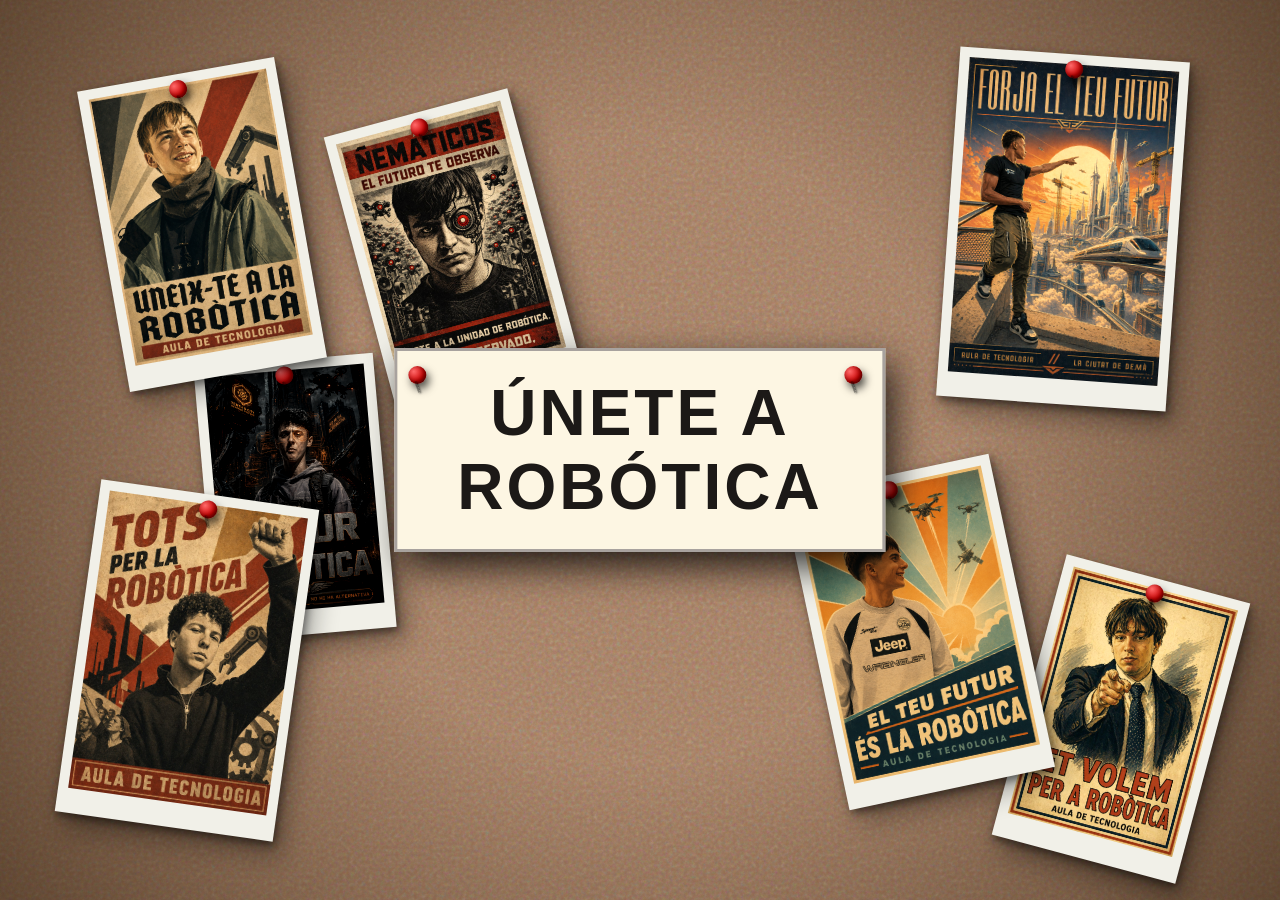
<file: index.html>
<!DOCTYPE html>
<html lang="es"> <!--este es el verdadero index no se porque no va-->
<head>
    <meta charset="UTF-8">
    <meta name="viewport" content="width=device-width, initial-scale=1.0">
    <title>Reclutamiento - Apertix</title>
    <link rel="icon" type="image/png" href="../Aperticxs/images-removebg-preview.png">
    <style>
        /* Reseteo básico */
        body, html {
            margin: 0;
            padding: 0;
            width: 100%;
            height: 100%;
            font-family: 'Arial Black', Impact, sans-serif;
            overflow: hidden; /* Que no salgan barras de desplazamiento */
            
            /* LA MAGIA DEL HOLA CORCHO TEXTURIZADO EN PURO CSS */
            background-color: #a67b5b; /* Color base arcilla/corcho */
            background-image: 
                /* 1. Viñeta: Oscurece los bordes para dar volumen y aspecto de foco central */
                radial-gradient(circle, transparent 40%, rgba(30, 15, 0, 0.7) 120%),
                /* 2. Ruido SVG inyectado: Crea el grano realista del corcho */
                url("data:image/svg+xml,%3Csvg viewBox='0 0 200 200' xmlns='http://www.w3.org/2000/svg'%3E%3Cfilter id='noise'%3E%3CfeTurbulence type='fractalNoise' baseFrequency='1.2' numOctaves='3' stitchTiles='stitch'/%3E%3C/filter%3E%3Crect width='100%25' height='100%25' filter='url(%23noise)' opacity='0.35'/%3E%3C/svg%3E");
        }

        .tablon-corcho {
            position: relative;
            width: 100vw;
            height: 100vh;
        }

        /* --- Estilo base para todos los pósteres (Polaroids) --- */
        .poster-item {
            position: absolute;
            background-color: #f1f0e8; /* Borde blanco un poco envejecido */
            padding: 10px 10px 25px 10px;
            /* Sombra múltiple: una dura para contacto, otra suave para volumen */
            box-shadow: 2px 4px 8px rgba(0,0,0,0.5), 10px 15px 25px rgba(0,0,0,0.3); 
            transition: transform 0.4s cubic-bezier(0.175, 0.885, 0.32, 1.275), z-index 0s;
        }

        /* Efecto al pasar el ratón: El póster "salta" hacia ti */
        .poster-item:hover {
            transform: scale(1.15) rotate(0deg) translateY(-10px) !important;
            z-index: 100 !important; /* Se pone por encima de todos */
            cursor: pointer;
            box-shadow: 5px 15px 30px rgba(0,0,0,0.6);
        }

        .poster-item img {
            width: 100%;
            height: auto;
            display: block;
            /* Un filtro suave para unificar el color de todas vuestras fotos */
            filter: contrast(1.1) sepia(0.2); 
        }

        /* --- La Chincheta Roja 3D --- */
        .chincheta {
            position: absolute;
            top: 6px;
            left: 50%;
            transform: translateX(-50%);
            width: 18px;
            height: 18px;
            /* Brillo esférico */
            background: radial-gradient(circle at 30% 30%, #ff6b6b, #cc0000 60%, #660000);
            border-radius: 50%;
            box-shadow: 3px 5px 8px rgba(0,0,0,0.7), inset -2px -2px 5px rgba(0,0,0,0.5);
            z-index: 10;
        }

        /* La sombra del pinchito en el papel */
        .chincheta::after {
            content: '';
            position: absolute;
            top: 15px;
            left: 8px;
            width: 2px;
            height: 12px;
            background: rgba(0,0,0,0.4);
            z-index: -1;
            transform: rotate(-20deg);
            box-shadow: 1px 1px 2px rgba(0,0,0,0.5);
        }

        /* --- POSICIONES MUY ESPARCIDAS (Tus 7 imágenes) --- */
        /* Empujadas a las esquinas y bordes para dejar el centro libre */
        /* --- POSICIONES AGRUPADAS (Más relleno en el centro) --- */
        
        /* Zona Izquierda */
        .p1 { top: 8%; left: 8%; width: 180px; transform: rotate(-10deg); z-index: 3; } 
        .p2 { top: 40%; left: 16%; width: 160px; transform: rotate(-5deg); z-index: 1; } /* Asoma por debajo */
        .p3 { bottom: 8%; left: 6%; width: 200px; transform: rotate(8deg); z-index: 4; } 
        
        /* Zona Centro-Izquierda (Casi tocando el cartel central) */
        .p4 { top: 12%; left: 28%; width: 170px; transform: rotate(-15deg); z-index: 2; } 
        
        /* Zona Derecha */
        .p5 { top: 6%; right: 8%; width: 210px; transform: rotate(4deg); z-index: 2; } 
        .p6 { bottom: 12%; right: 20%; width: 190px; transform: rotate(-12deg); z-index: 4; } 
        .p7 { bottom: 4%; right: 5%; width: 170px; transform: rotate(15deg); z-index: 1; } /* Asoma por detrás a la derecha */
        /* --- El Botón Central --- */
        .btn-centro {
            position: absolute;
            top: 50%;
            left: 50%;
            transform: translate(-50%, -50%);
            background-color: #fdf6e3;
            color: #1c1917;
            padding: 25px 60px;
            font-size: 4rem;
            text-transform: uppercase;
            text-decoration: none;
            letter-spacing: 3px;
            border: 3px solid #a8a29e;
            box-shadow: 8px 15px 35px rgba(0,0,0,0.8);
            z-index: 50; /* Siempre visible en el medio */
            text-align: center;
            transition: all 0.2s ease;
            font-weight: bold;
        }

        .btn-centro:hover {
            background-color: #ffffff;
            transform: translate(-50%, -50%) scale(1.05);
            color: #b91c1c;
            box-shadow: 12px 20px 40px rgba(0,0,0,0.9);
        }

        /* Chinchetas del cartel central */
        .pin-izq { left: 20px; top: 15px; }
        .pin-der { left: auto; right: 20px; top: 15px; transform: none; }
    </style>
</head>
<body>

    <div class="tablon-corcho">
        
        <div class="poster-item p1">
            <div class="chincheta"></div>
            <img src="./Arnau.png" alt="Poster 1">
        </div>

        <div class="poster-item p2">
            <div class="chincheta"></div>
            <img src="./Eric.png" alt="Poster 2">
        </div>

        <div class="poster-item p3">
            <div class="chincheta"></div>
            <img src="./Erik.jpeg" alt="Poster 3">
        </div>

        <div class="poster-item p4">
            <div class="chincheta"></div>
            <img src="./Leonard.jpeg" alt="Poster 4">
        </div>

        <div class="poster-item p5">
            <div class="chincheta"></div>
            <img src="./Fran.jpeg" alt="Poster 5">
        </div>

        <div class="poster-item p6">
            <div class="chincheta"></div>
            <img src="./Mateo.png" alt="Poster 6">
        </div>

        <div class="poster-item p7">
            <div class="chincheta"></div>
            <img src="./Marc.png" alt="Poster 7">
        </div>

        <a href="menu.html" class="btn-centro">
            <div class="chincheta pin-izq"></div>
            <div class="chincheta pin-der"></div>
            ÚNETE A<br>ROBÓTICA
        </a>

    </div>

</body>
</html>
</file>
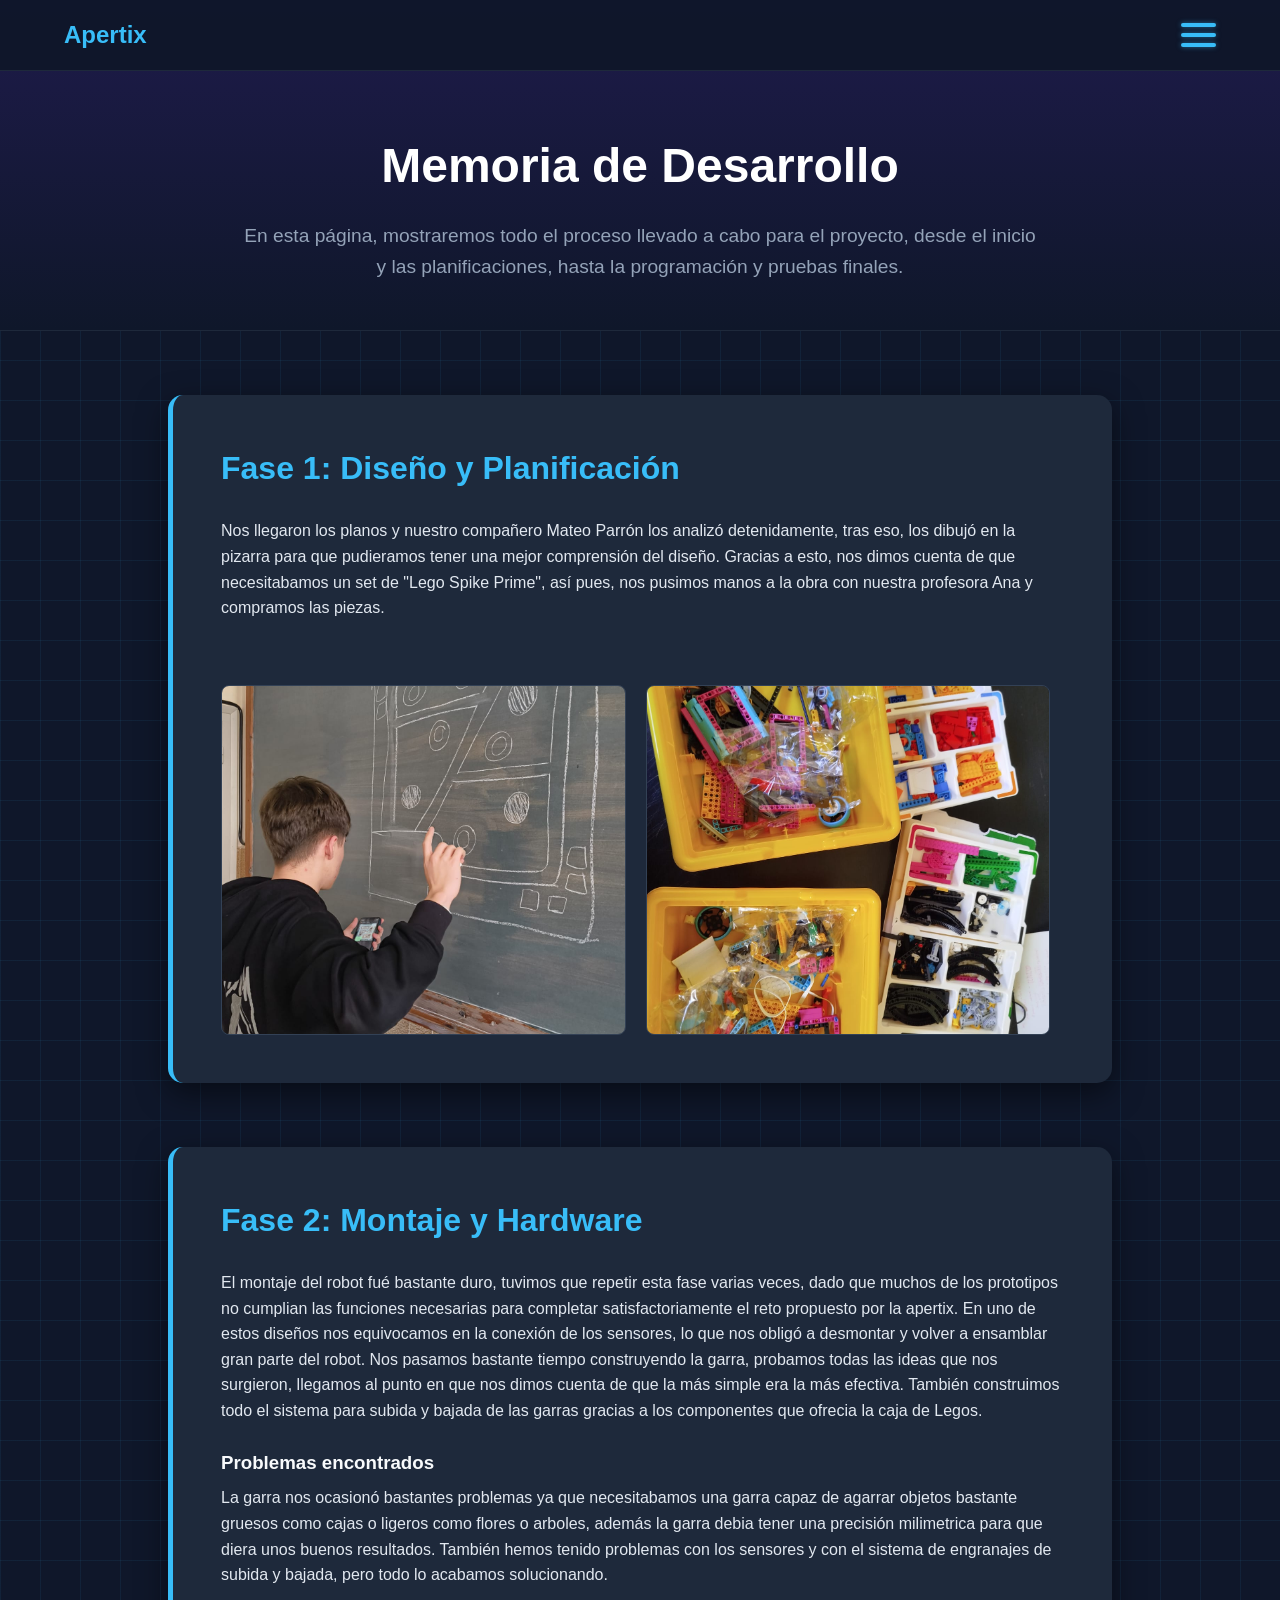
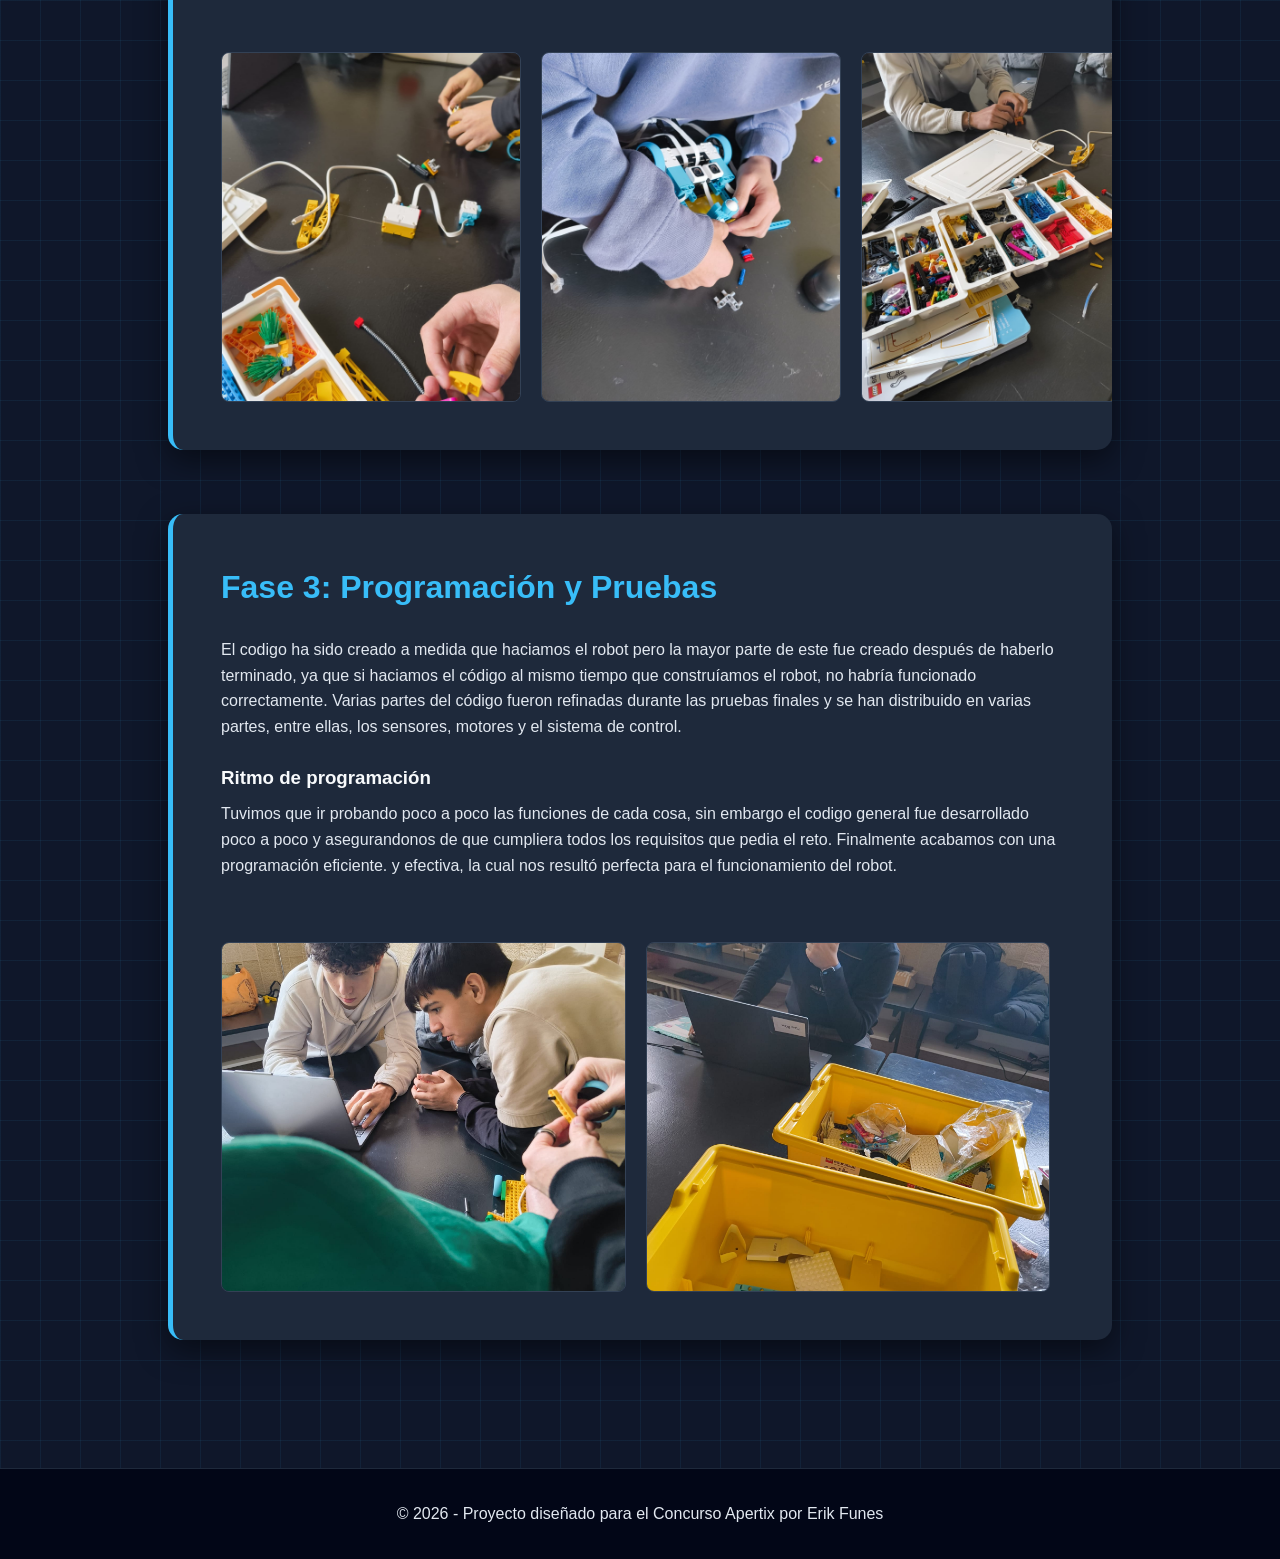
<file: memoria.html>
<!DOCTYPE html>
<html lang="es">
<head>
    <meta charset="UTF-8">
    <meta name="viewport" content="width=device-width, initial-scale=1.0">
    <title>Memoria del Proyecto - [Nombre de tu Robot]</title>
    <link rel="icon" type="image/png" href="../Aperticxs/images-removebg-preview.png">
    <link rel="icon" type="image/png" href="favicon.png"> <style>
        /* Estilos base (Mantenemos la coherencia con el inicio) */
        * { margin: 0; padding: 0; box-sizing: border-box; font-family: 'Segoe UI', Tahoma, Geneva, Verdana, sans-serif; }
        body { background-color: #0f172a; color: #e2e8f0; line-height: 1.6; }
        a { text-decoration: none; color: #38bdf8; }
        
        /* Navegación */
        header { background-color: rgba(15, 23, 42, 0.95); padding: 1rem 5%; position: fixed; width: 100%; top: 0; z-index: 1000; display: flex; justify-content: space-between; align-items: center; border-bottom: 1px solid #1e293b; }
        .logo { font-size: 1.5rem; font-weight: bold; color: #38bdf8; }
        nav ul { list-style: none; display: flex; gap: 2rem; }
        nav ul li a:hover { color: #bae6fd; }

        /* Cabecera de la Memoria */
        .page-header { padding: 8rem 5% 3rem; text-align: center; background: linear-gradient(to bottom, #1e1b4b, #0f172a); border-bottom: 1px solid #1e293b; }
        .page-header h1 { font-size: 3rem; color: #ffffff; margin-bottom: 1rem; }
        .page-header p { font-size: 1.2rem; color: #94a3b8; max-width: 800px; margin: 0 auto; }

        /* Estructura de la Memoria (Fases del proyecto) */
        .memoria-content { padding: 4rem 10%; max-width: 1200px; margin: 0 auto; }
        
        .fase-box { background-color: #1e293b; border-radius: 15px; margin-bottom: 4rem; overflow: hidden; box-shadow: 0 10px 30px rgba(0,0,0,0.5); border-left: 5px solid #38bdf8; }
        
        .fase-text { padding: 3rem; }
        .fase-text h2 { font-size: 2rem; color: #38bdf8; margin-bottom: 1.5rem; }
        .fase-text h3 { color: #f8fafc; margin-top: 1.5rem; margin-bottom: 0.5rem; }
        .fase-text p { margin-bottom: 1rem; }
        
        .fase-images { display: flex; gap: 1rem; padding: 0 3rem 3rem 3rem; overflow-x: auto; }
        .fase-images img { height: 250px; border-radius: 8px; object-fit: cover; border: 1px solid #334155; }

        /* Footer */
        footer { background-color: #020617; text-align: center; padding: 2rem; border-top: 1px solid #1e293b; }
        body { 
            background-color: #0f172a; 
            color: #e2e8f0; 
            line-height: 1.6; 
            /* Efecto de plano tecnológico animado */
            background-image: 
                linear-gradient(rgba(56, 189, 248, 0.07) 1px, transparent 1px),
                linear-gradient(90deg, rgba(56, 189, 248, 0.07) 1px, transparent 1px);
            background-size: 40px 40px;
            animation: moverPlano 15s linear infinite;
        }

        @keyframes moverPlano {
            0% { background-position: 0 0; }
            100% { background-position: 40px 40px; }
        }
        /* Estilos para los cubos flotantes */
        .cubos-flotantes {
            position: fixed;
            top: 0; left: 0;
            width: 100vw; height: 100vh;
            z-index: -1;
            margin: 0; padding: 0;
            overflow: hidden;
        }
        .cubos-flotantes li {
            position: absolute;
            display: block;
            list-style: none;
            width: 20px; height: 20px;
            background: rgba(56, 189, 248, 0.1);
            border: 1px solid rgba(56, 189, 248, 0.3);
            animation: subir 25s linear infinite;
            bottom: -150px;
            border-radius: 4px;
        }
        /* Posiciones y tamaños aleatorios */
        .cubos-flotantes li:nth-child(1) { left: 25%; width: 80px; height: 80px; animation-delay: 0s; }
        .cubos-flotantes li:nth-child(2) { left: 10%; width: 20px; height: 20px; animation-delay: 2s; animation-duration: 12s; }
        .cubos-flotantes li:nth-child(3) { left: 70%; width: 20px; height: 20px; animation-delay: 4s; }
        .cubos-flotantes li:nth-child(4) { left: 40%; width: 60px; height: 60px; animation-delay: 0s; animation-duration: 18s; }
        .cubos-flotantes li:nth-child(5) { left: 65%; width: 20px; height: 20px; animation-delay: 0s; }
        .cubos-flotantes li:nth-child(6) { left: 75%; width: 110px; height: 110px; animation-delay: 3s; }
        .cubos-flotantes li:nth-child(7) { left: 35%; width: 150px; height: 150px; animation-delay: 7s; }
        .cubos-flotantes li:nth-child(8) { left: 50%; width: 25px; height: 25px; animation-delay: 15s; animation-duration: 45s; }
        .cubos-flotantes li:nth-child(9) { left: 20%; width: 15px; height: 15px; animation-delay: 2s; animation-duration: 35s; }
        .cubos-flotantes li:nth-child(10) { left: 85%; width: 150px; height: 150px; animation-delay: 0s; animation-duration: 11s; }

        @keyframes subir {
            0% { transform: translateY(0) rotate(0deg); opacity: 1; border-radius: 0; }
            100% { transform: translateY(-1000px) rotate(720deg); opacity: 0; border-radius: 50%; }
        }
        /* Contenedor de las imágenes de cada fase */
        .fase-images { 
            display: flex;          /* Esto activa el modo horizontal */
            flex-direction: row;    /* Fuerza a que se pongan en fila */
            flex-wrap: nowrap;      /* Evita que la segunda imagen se baje abajo */
            gap: 20px;              /* Espacio de separación entre las dos fotos */
            padding: 0 3rem 3rem 3rem; 
            overflow-x: auto;       /* Si son muy anchas, crea una barra de deslizamiento */
            justify-content: flex-start; /* Alinea las fotos al principio */
        }

        /* Ajuste para que las imágenes se vean bien de tamaño */
        .fase-images img { 
            width: 48%;             /* Cada imagen ocupará casi la mitad del ancho */
            min-width: 300px;       /* Para que no se hagan demasiado pequeñas en móviles */
            height: 350px;          /* Altura fija para que las dos midan lo mismo */
            border-radius: 8px; 
            object-fit: cover;      /* Recorta la imagen para que rellene el espacio sin deformarse */
            border: 1px solid #334155; 
        }
        /* Estilo de las 3 barras (Botón Hamburguesa) */
        .btn-hamburguesa {
            background: none;
            border: none;
            cursor: pointer;
            display: flex;
            flex-direction: column;
            gap: 6px;
            z-index: 1000;
        }
        .btn-hamburguesa span {
            display: block;
            width: 35px;
            height: 4px;
            background-color: #38bdf8;
            border-radius: 4px;
            transition: all 0.3s ease;
            box-shadow: 0 0 5px rgba(56, 189, 248, 0.5);
        }

        /* Panel lateral que se despliega */
        .menu-lateral {
            position: fixed;
            top: 0;
            right: -100%; /* Empieza escondido fuera de la pantalla */
            width: 300px;
            height: 100vh;
            background-color: rgba(15, 23, 42, 0.95);
            backdrop-filter: blur(10px); /* Efecto cristal borroso */
            border-left: 2px solid #38bdf8;
            box-shadow: -10px 0 30px rgba(0,0,0,0.8);
            transition: right 0.4s cubic-bezier(0.4, 0, 0.2, 1);
            display: flex;
            flex-direction: column;
            justify-content: center;
            align-items: center;
            z-index: 9999;
        }

        /* Esta clase es la que activa el movimiento con JavaScript */
        .menu-lateral.abierto {
            right: 0; /* Entra en la pantalla */
        }

        /* Estilo de los enlaces dentro del menú */
       /* Forzamos la estructura vertical del menú */
        .menu-lateral ul {
            list-style: none;
            padding: 0;
            margin: 0;
            text-align: center;
            display: flex;               /* Activamos flexbox */
            flex-direction: column;      /* ¡Esto es la clave! Obliga a que vayan de arriba a abajo */
            align-items: center;         /* Los centra perfectamente */
            width: 100%;
        }

        .menu-lateral li {
            margin: 20px 0;              /* Separación vertical entre los enlaces */
            width: 100%;
            display: block;              /* Anula cualquier estilo horizontal antiguo */
        }
        .menu-lateral a {
            color: #f8fafc;
            text-decoration: none;
            font-size: 2rem;
            font-weight: bold;
            transition: color 0.3s, text-shadow 0.3s;
            display: inline-block;       /* Ayuda a que el efecto hover no ocupe todo el ancho */
            white-space: nowrap;         /* Evita que "El Proyecto" se parta en dos líneas */
        }
        .menu-lateral a {
            color: #f8fafc;
            text-decoration: none;
            font-size: 2rem;
            font-weight: bold;
            transition: color 0.3s, text-shadow 0.3s;
        }
        .menu-lateral a:hover {
            color: #38bdf8;
            text-shadow: 0 0 15px #38bdf8;
        }

        /* Botón de la X para cerrar */
        .btn-cerrar {
            position: absolute;
            top: 20px;
            right: 30px;
            background: none;
            border: none;
            color: #38bdf8;
            font-size: 4rem;
            cursor: pointer;
            transition: transform 0.3s;
        }
        .btn-cerrar:hover {
            transform: scale(1.2);
            color: #ef4444; /* Se pone rojo al pasar el ratón */
        }
    </style>
</head>
<body>
    <ul class="cubos-flotantes">
        <li></li><li></li><li></li><li></li><li></li>
        <li></li><li></li><li></li><li></li><li></li>
    </ul>
    <header>
        <div class="logo">Apertix</div>
        <button class="btn-hamburguesa" onclick="toggleMenu()">
        <span></span>
        <span></span>
        <span></span>
    </button>

    <nav class="menu-lateral" id="menuLateral">
        <button class="btn-cerrar" onclick="toggleMenu()">×</button>
        
        <ul>
            <li><a href="menu.html">Inicio</a></li>
            <li><a href="menu.html#proyecto">El Proyecto</a></li>
            <li><a href="memoria.html">Memoria</a></li>
        </ul>
    </nav>
    </header>

    <div class="page-header">
        <h1>Memoria de Desarrollo</h1>
        <p>En esta página, mostraremos todo el proceso llevado a cabo para el proyecto, desde el inicio y las planificaciones, hasta la programación y pruebas finales.</p>
    </div>

    <div class="memoria-content">

        <div class="fase-box">
            <div class="fase-text">
                <h2>Fase 1: Diseño y Planificación</h2>
                <p>Nos llegaron los planos y nuestro compañero Mateo Parrón los analizó detenidamente, tras eso, los dibujó en la pizarra para que pudieramos tener una mejor comprensión del diseño. Gracias a esto, nos dimos cuenta de que necesitabamos un set de "Lego Spike Prime", así pues, nos pusimos manos a la obra con nuestra profesora Ana y compramos las piezas.</p>
            </div>
            <div class="fase-images">
                <img src="../Aperticxs/Pizarra.jpeg" alt="Bocetos iniciales">
                <img src="../Aperticxs/Materiales.jpg" alt="Materiales recopilados">
            </div>
        </div>

        <div class="fase-box">
            <div class="fase-text">
                <h2>Fase 2: Montaje y Hardware</h2>
                <p>El montaje del robot fué bastante duro, tuvimos que repetir esta fase varias veces, dado que muchos de los prototipos no cumplian las funciones necesarias para completar satisfactoriamente el reto propuesto por la apertix. En uno de estos diseños nos equivocamos en la conexión de los sensores, lo que nos obligó a desmontar y volver a ensamblar gran parte del robot. Nos pasamos bastante tiempo construyendo la garra, probamos todas las ideas que nos surgieron, llegamos al punto en que nos dimos cuenta de que la más simple era la más efectiva. También construimos todo el sistema para subida y bajada de las garras gracias a los componentes que ofrecia la caja de Legos.</p>
                <h3>Problemas encontrados</h3>
                <p>La garra nos ocasionó bastantes problemas ya que necesitabamos una garra capaz de agarrar objetos bastante gruesos como cajas o ligeros como flores o arboles, además la garra debia tener una precisión milimetrica para que diera unos buenos resultados. También hemos tenido problemas con los sensores y con el sistema de engranajes de subida y bajada, pero todo lo acabamos solucionando.</p>
            </div>
            <div class="fase-images">
                <img src="../Aperticxs/4.jpg" alt="Proceso de montaje">
                <img src="../Aperticxs/3.jpg" alt="Conexión de componentes">
                <img src="../Aperticxs/2.jpg" alt="Imagen 2">
            </div>
        </div>

        <div class="fase-box">
            <div class="fase-text">
                <h2>Fase 3: Programación y Pruebas</h2>
                <p>El codigo ha sido creado a medida que haciamos el robot pero la mayor parte de este fue creado después de haberlo terminado, ya que si haciamos el código al mismo tiempo que construíamos el robot, no habría funcionado correctamente. Varias partes del código fueron refinadas durante las pruebas finales y se han distribuido en varias partes, entre ellas, los sensores, motores y el sistema de control.</p>
                <h3>Ritmo de programación</h3>
                <p>Tuvimos que ir probando poco a poco las funciones de cada cosa, sin embargo el codigo general fue desarrollado poco a poco y asegurandonos de que cumpliera todos los requisitos que pedia el reto. Finalmente acabamos con una programación eficiente. y efectiva, la cual nos resultó perfecta para el funcionamiento del robot.</p>
            </div>
            <div class="fase-images">
                <img src="../Aperticxs/1.jpg" alt="Pantalla con el código">
                <img src="../Aperticxs/5.jpg" alt="Primera prueba del robot">
            </div>
        </div>

    </div>

    <footer>
        <p>&copy; 2026 - Proyecto diseñado para el Concurso Apertix por Erik Funes</p>
    </footer>
    <canvas id="dopaminaCanvas" style="position:fixed; top:0; left:0; width:100%; height:100%; z-index:-1; pointer-events:none;"></canvas>
    <script>
        const canvas = document.getElementById('dopaminaCanvas');
        const ctx = canvas.getContext('2d');
        canvas.width = window.innerWidth;
        canvas.height = window.innerHeight;

        let particlesArray = [];
        const mouse = { x: undefined, y: undefined };

        // Escucha el movimiento del ratón
        window.addEventListener('mousemove', function(event) {
            mouse.x = event.x;
            mouse.y = event.y;
            // Genera 5 chispas por cada pequeño movimiento
            for (let i = 0; i < 5; i++) {
                particlesArray.push(new Particle());
            }
        });

        class Particle {
            constructor() {
                this.x = mouse.x;
                this.y = mouse.y;
                // Tamaño aleatorio de la chispa
                this.size = Math.random() * 6 + 1;
                // Velocidad y dirección aleatoria (efecto dispersión)
                this.speedX = Math.random() * 3 - 1.5;
                this.speedY = Math.random() * 3 - 1.5;
                // Colores entre azul claro y cyan brillante
                this.color = 'hsl(' + (190 + Math.random() * 20) + ', 100%, 60%)'; 
            }
            update() {
                this.x += this.speedX;
                this.y += this.speedY;
                // Las chispas se van haciendo pequeñas
                if (this.size > 0.2) this.size -= 0.1;
            }
            draw() {
                ctx.fillStyle = this.color;
                ctx.beginPath();
                ctx.arc(this.x, this.y, this.size, 0, Math.PI * 2);
                ctx.fill();
                
                // Efecto de brillo (Glow)
                ctx.shadowBlur = 10;
                ctx.shadowColor = this.color;
            }
        }

        function handleParticles() {
            for (let i = 0; i < particlesArray.length; i++) {
                particlesArray[i].update();
                particlesArray[i].draw();
                // Elimina las chispas cuando son muy pequeñas para no saturar la memoria
                if (particlesArray[i].size <= 0.2) {
                    particlesArray.splice(i, 1);
                    i--;
                }
            }
        }

        function animate() {
            // Borra el frame anterior creando un rastro suave
            ctx.clearRect(0, 0, canvas.width, canvas.height);
            handleParticles();
            requestAnimationFrame(animate);
        }
        animate();

        // Ajusta el lienzo si cambias el tamaño de la ventana
        window.addEventListener('resize', function() {
            canvas.width = window.innerWidth;
            canvas.height = window.innerHeight;
        });
    </script>
<script>
        // Función para abrir y cerrar el menú
        function toggleMenu() {
            const menu = document.getElementById('menuLateral');
            // Si tiene la clase 'abierto' se la quita, y si no la tiene se la pone
            menu.classList.toggle('abierto');
        }
    </script>

</body>
</html>
</file>
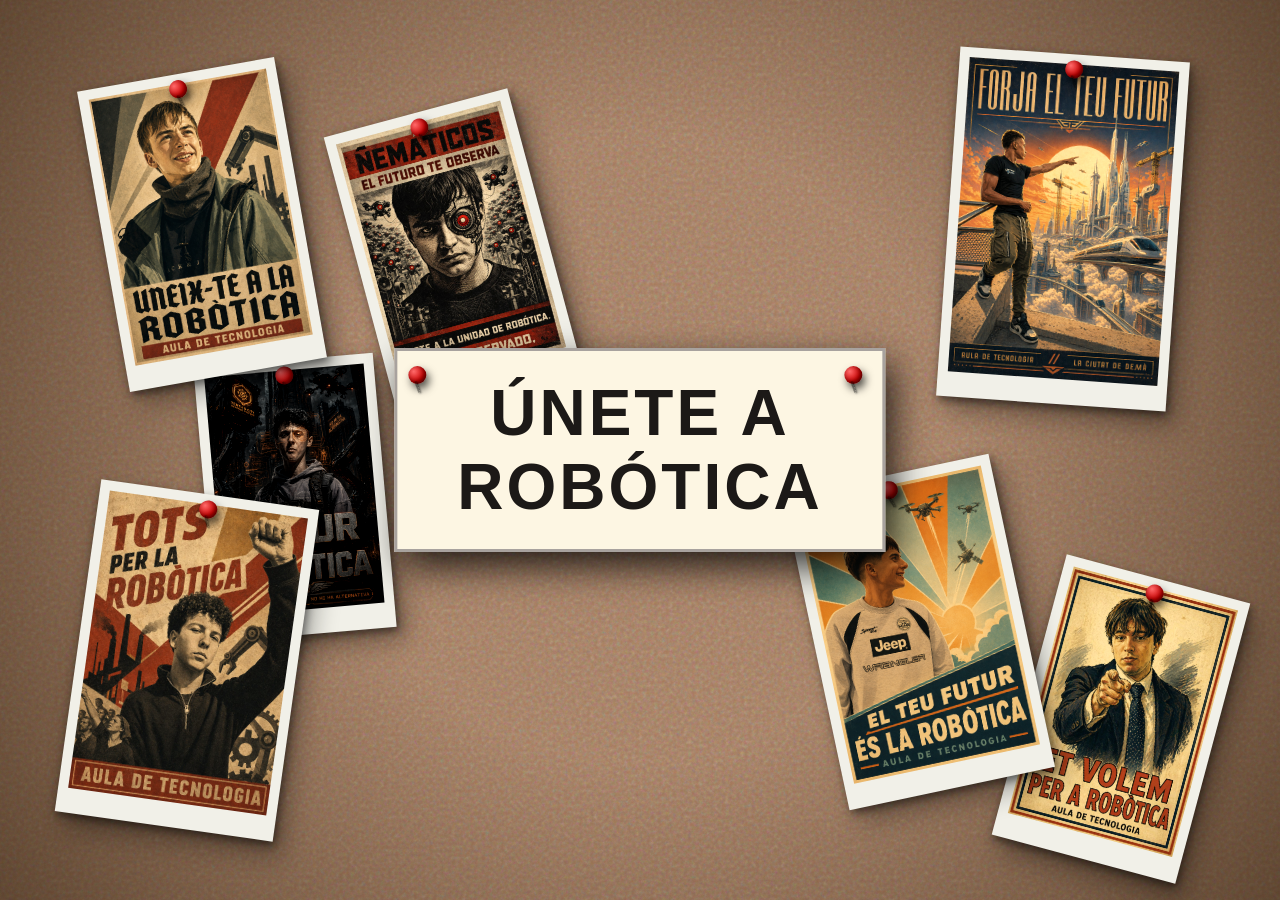
<file: WEB/Inicio.html>
<!DOCTYPE html>
<html lang="es">
<head>
    <meta charset="UTF-8">
    <meta name="viewport" content="width=device-width, initial-scale=1.0">
    <title>Reclutamiento - Apertix</title>
     <link rel="icon" type="image/png" href="../Aperticxs/images-removebg-preview.png">
    <style>
        /* Reseteo básico */
        body, html {
            margin: 0;
            padding: 0;
            width: 100%;
            height: 100%;
            font-family: 'Arial Black', Impact, sans-serif;
            overflow: hidden; /* Que no salgan barras de desplazamiento */
            
            /* LA MAGIA DEL CORCHO TEXTURIZADO EN PURO CSS */
            background-color: #a67b5b; /* Color base arcilla/corcho */
            background-image: 
                /* 1. Viñeta: Oscurece los bordes para dar volumen y aspecto de foco central */
                radial-gradient(circle, transparent 40%, rgba(30, 15, 0, 0.7) 120%),
                /* 2. Ruido SVG inyectado: Crea el grano realista del corcho */
                url("data:image/svg+xml,%3Csvg viewBox='0 0 200 200' xmlns='http://www.w3.org/2000/svg'%3E%3Cfilter id='noise'%3E%3CfeTurbulence type='fractalNoise' baseFrequency='1.2' numOctaves='3' stitchTiles='stitch'/%3E%3C/filter%3E%3Crect width='100%25' height='100%25' filter='url(%23noise)' opacity='0.35'/%3E%3C/svg%3E");
        }

        .tablon-corcho {
            position: relative;
            width: 100vw;
            height: 100vh;
        }

        /* --- Estilo base para todos los pósteres (Polaroids) --- */
        .poster-item {
            position: absolute;
            background-color: #f1f0e8; /* Borde blanco un poco envejecido */
            padding: 10px 10px 25px 10px;
            /* Sombra múltiple: una dura para contacto, otra suave para volumen */
            box-shadow: 2px 4px 8px rgba(0,0,0,0.5), 10px 15px 25px rgba(0,0,0,0.3); 
            transition: transform 0.4s cubic-bezier(0.175, 0.885, 0.32, 1.275), z-index 0s;
        }

        /* Efecto al pasar el ratón: El póster "salta" hacia ti */
        .poster-item:hover {
            transform: scale(1.15) rotate(0deg) translateY(-10px) !important;
            z-index: 100 !important; /* Se pone por encima de todos */
            cursor: pointer;
            box-shadow: 5px 15px 30px rgba(0,0,0,0.6);
        }

        .poster-item img {
            width: 100%;
            height: auto;
            display: block;
            /* Un filtro suave para unificar el color de todas vuestras fotos */
            filter: contrast(1.1) sepia(0.2); 
        }

        /* --- La Chincheta Roja 3D --- */
        .chincheta {
            position: absolute;
            top: 6px;
            left: 50%;
            transform: translateX(-50%);
            width: 18px;
            height: 18px;
            /* Brillo esférico */
            background: radial-gradient(circle at 30% 30%, #ff6b6b, #cc0000 60%, #660000);
            border-radius: 50%;
            box-shadow: 3px 5px 8px rgba(0,0,0,0.7), inset -2px -2px 5px rgba(0,0,0,0.5);
            z-index: 10;
        }

        /* La sombra del pinchito en el papel */
        .chincheta::after {
            content: '';
            position: absolute;
            top: 15px;
            left: 8px;
            width: 2px;
            height: 12px;
            background: rgba(0,0,0,0.4);
            z-index: -1;
            transform: rotate(-20deg);
            box-shadow: 1px 1px 2px rgba(0,0,0,0.5);
        }

        /* --- POSICIONES MUY ESPARCIDAS (Tus 7 imágenes) --- */
        /* Empujadas a las esquinas y bordes para dejar el centro libre */
        /* --- POSICIONES AGRUPADAS (Más relleno en el centro) --- */
        
        /* Zona Izquierda */
        .p1 { top: 8%; left: 8%; width: 180px; transform: rotate(-10deg); z-index: 3; } 
        .p2 { top: 40%; left: 16%; width: 160px; transform: rotate(-5deg); z-index: 1; } /* Asoma por debajo */
        .p3 { bottom: 8%; left: 6%; width: 200px; transform: rotate(8deg); z-index: 4; } 
        
        /* Zona Centro-Izquierda (Casi tocando el cartel central) */
        .p4 { top: 12%; left: 28%; width: 170px; transform: rotate(-15deg); z-index: 2; } 
        
        /* Zona Derecha */
        .p5 { top: 6%; right: 8%; width: 210px; transform: rotate(4deg); z-index: 2; } 
        .p6 { bottom: 12%; right: 20%; width: 190px; transform: rotate(-12deg); z-index: 4; } 
        .p7 { bottom: 4%; right: 5%; width: 170px; transform: rotate(15deg); z-index: 1; } /* Asoma por detrás a la derecha */
        /* --- El Botón Central --- */
        .btn-centro {
            position: absolute;
            top: 50%;
            left: 50%;
            transform: translate(-50%, -50%);
            background-color: #fdf6e3;
            color: #1c1917;
            padding: 25px 60px;
            font-size: 4rem;
            text-transform: uppercase;
            text-decoration: none;
            letter-spacing: 3px;
            border: 3px solid #a8a29e;
            box-shadow: 8px 15px 35px rgba(0,0,0,0.8);
            z-index: 50; /* Siempre visible en el medio */
            text-align: center;
            transition: all 0.2s ease;
            font-weight: bold;
        }

        .btn-centro:hover {
            background-color: #ffffff;
            transform: translate(-50%, -50%) scale(1.05);
            color: #b91c1c;
            box-shadow: 12px 20px 40px rgba(0,0,0,0.9);
        }

        /* Chinchetas del cartel central */
        .pin-izq { left: 20px; top: 15px; }
        .pin-der { left: auto; right: 20px; top: 15px; transform: none; }
    </style>
</head>
<body>

    <div class="tablon-corcho">
        
        <div class="poster-item p1">
            <div class="chincheta"></div>
            <img src="./Arnau.png" alt="Poster 1">
        </div>

        <div class="poster-item p2">
            <div class="chincheta"></div>
            <img src="./Eric.png" alt="Poster 2">
        </div>

        <div class="poster-item p3">
            <div class="chincheta"></div>
            <img src="./Erik.jpeg" alt="Poster 3">
        </div>

        <div class="poster-item p4">
            <div class="chincheta"></div>
            <img src="../Aperticxs/Leonard.jpeg" alt="Poster 4">
        </div>

        <div class="poster-item p5">
            <div class="chincheta"></div>
            <img src="./Fran.jpeg" alt="Poster 5">
        </div>

        <div class="poster-item p6">
            <div class="chincheta"></div>
            <img src="./Mateo.png" alt="Poster 6">
        </div>

        <div class="poster-item p7">
            <div class="chincheta"></div>
            <img src="./Marc.png" alt="Poster 7">
        </div>

        <a href="index.html" class="btn-centro">
            <div class="chincheta pin-izq"></div>
            <div class="chincheta pin-der"></div>
            ÚNETE A<br>ROBÓTICA
        </a>

    </div>

</body>
</html>
</file>
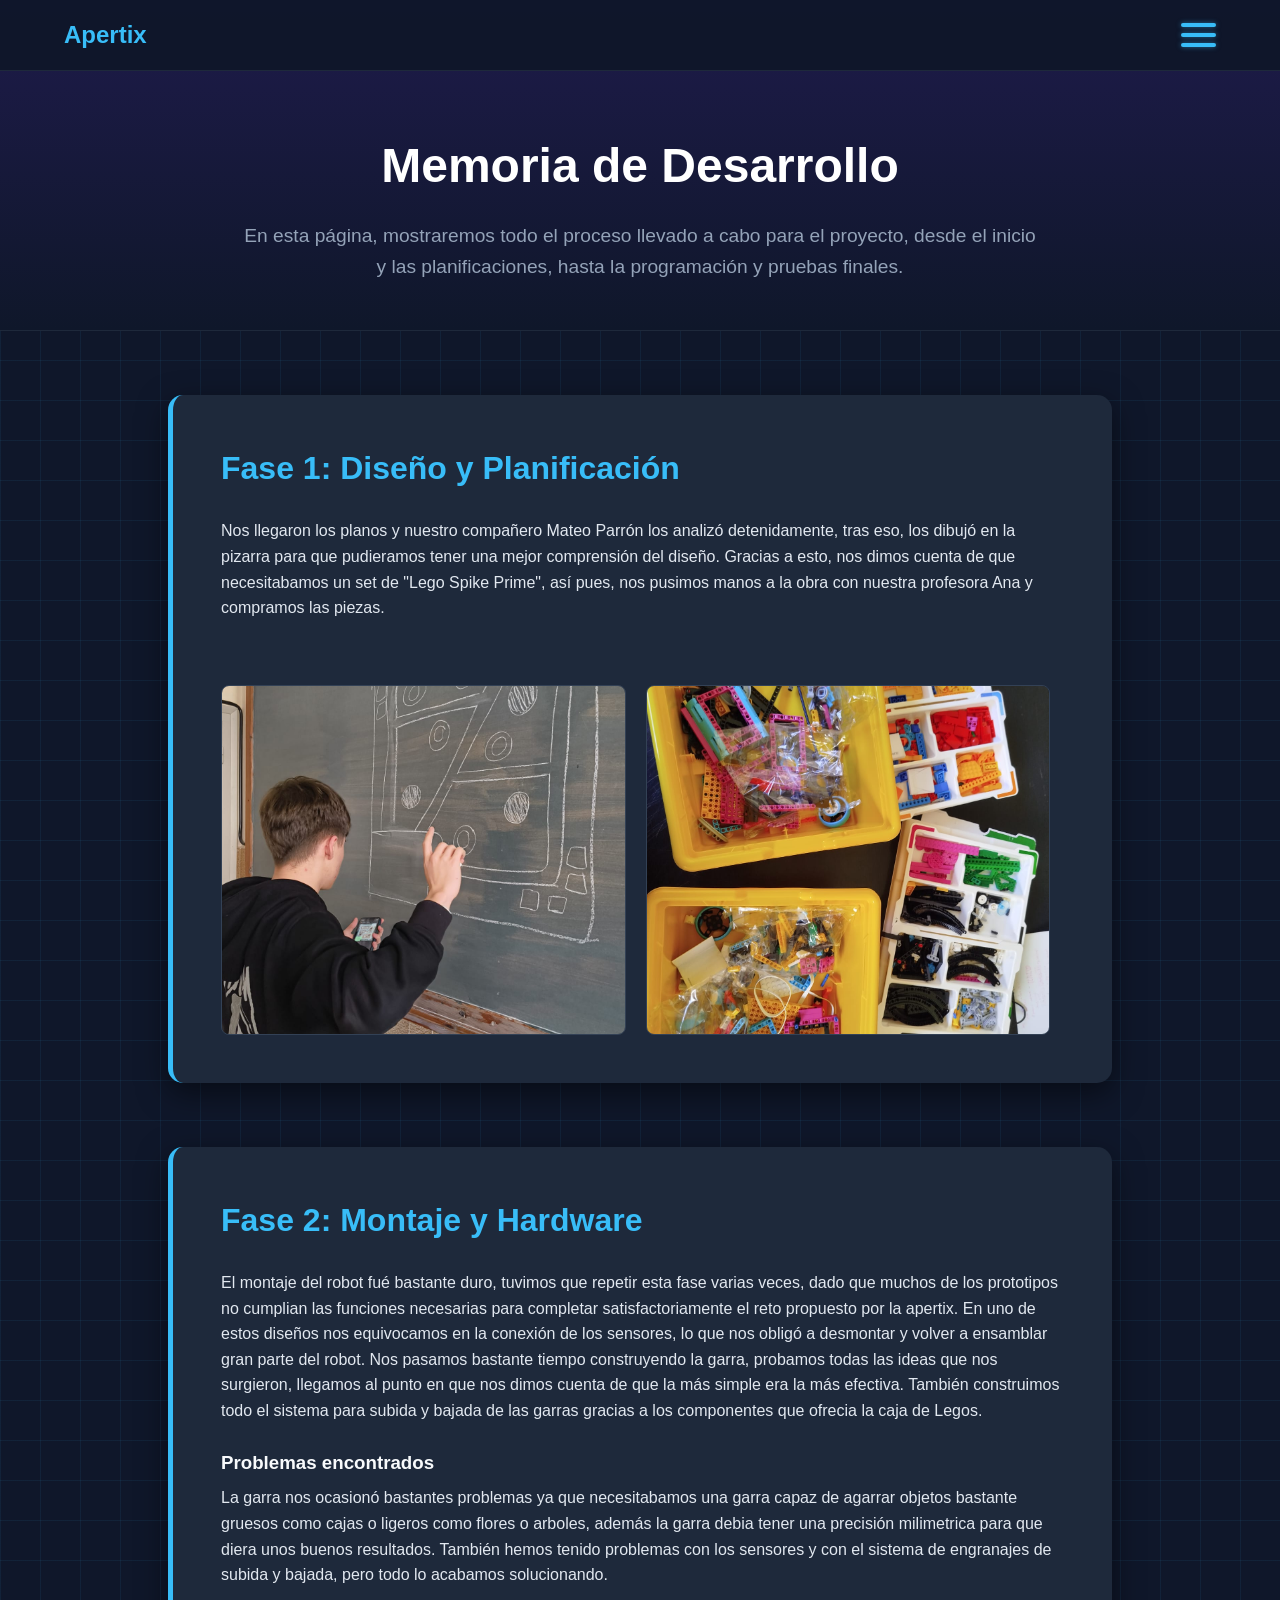
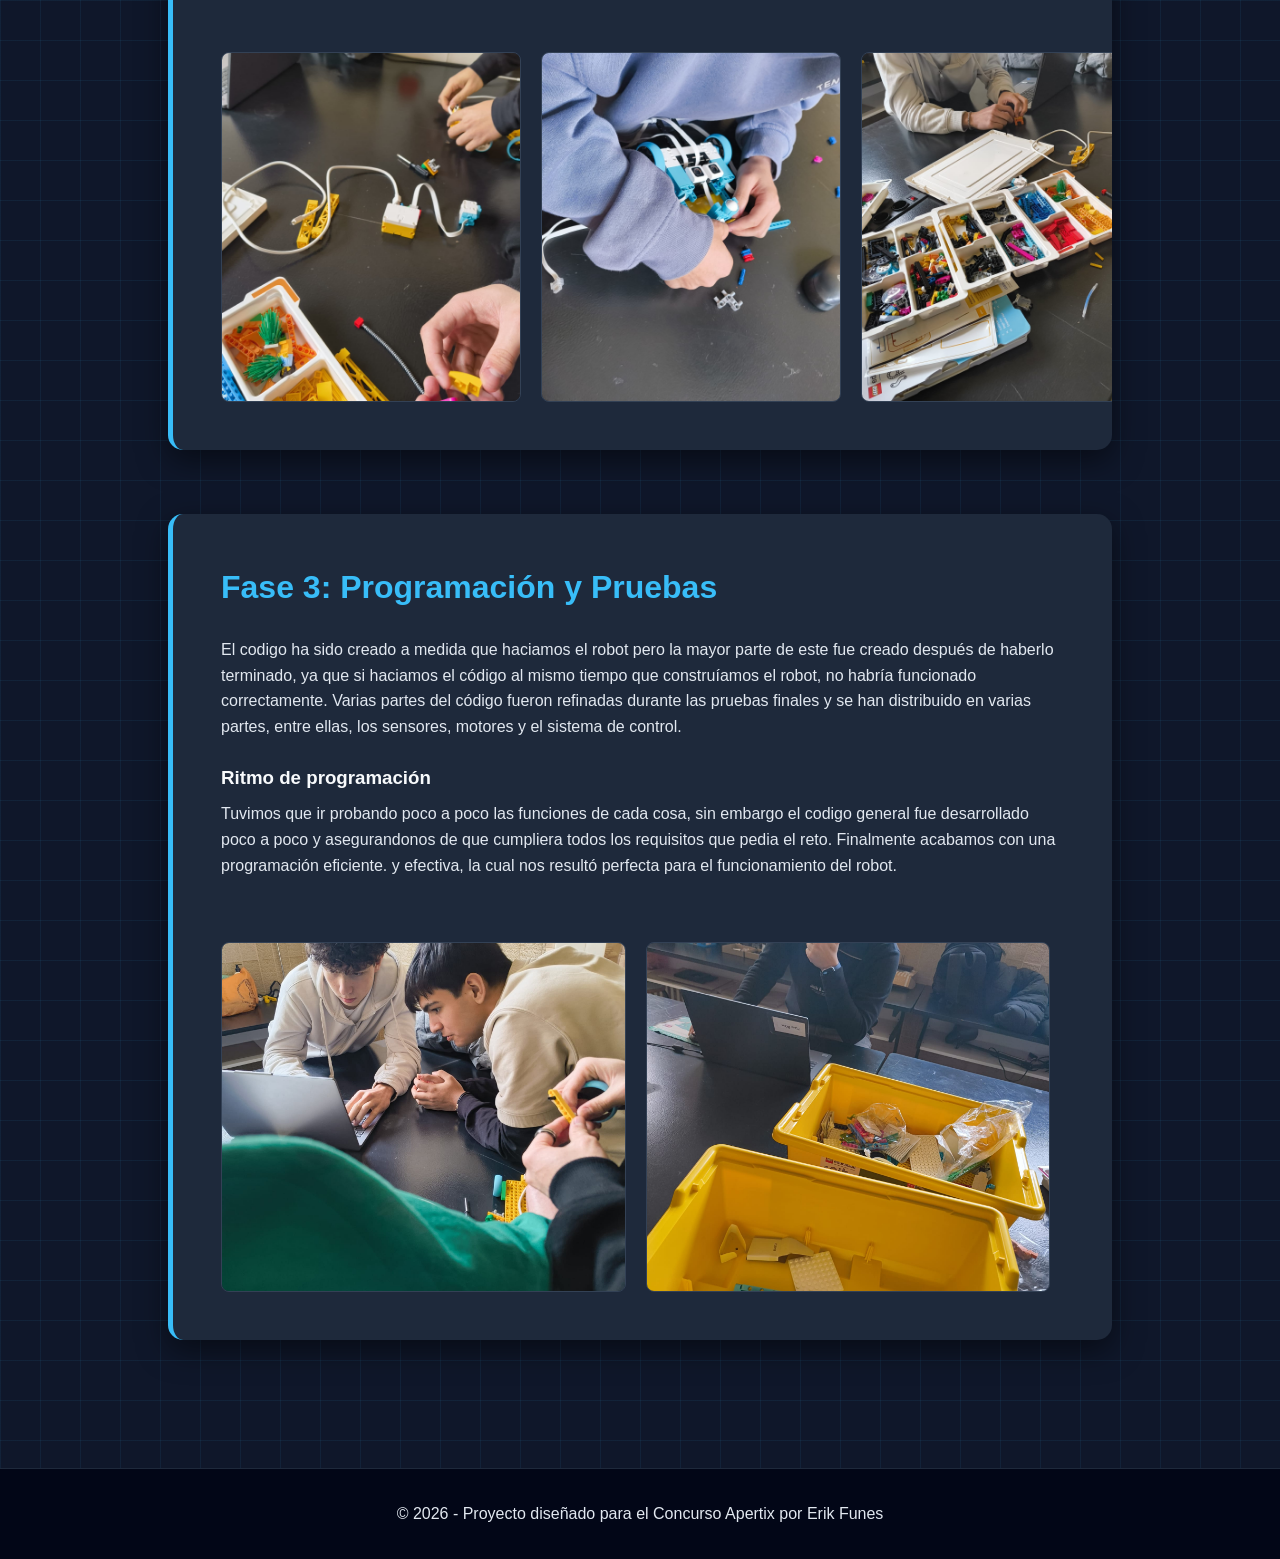
<file: WEB/memoria.html>
<!DOCTYPE html>
<html lang="es">
<head>
    <meta charset="UTF-8">
    <meta name="viewport" content="width=device-width, initial-scale=1.0">
    <title>Memoria del Proyecto - [Nombre de tu Robot]</title>
    <link rel="icon" type="image/png" href="../Aperticxs/images-removebg-preview.png">
    <link rel="icon" type="image/png" href="favicon.png"> <style>
        /* Estilos base (Mantenemos la coherencia con el inicio) */
        * { margin: 0; padding: 0; box-sizing: border-box; font-family: 'Segoe UI', Tahoma, Geneva, Verdana, sans-serif; }
        body { background-color: #0f172a; color: #e2e8f0; line-height: 1.6; }
        a { text-decoration: none; color: #38bdf8; }
        
        /* Navegación */
        header { background-color: rgba(15, 23, 42, 0.95); padding: 1rem 5%; position: fixed; width: 100%; top: 0; z-index: 1000; display: flex; justify-content: space-between; align-items: center; border-bottom: 1px solid #1e293b; }
        .logo { font-size: 1.5rem; font-weight: bold; color: #38bdf8; }
        nav ul { list-style: none; display: flex; gap: 2rem; }
        nav ul li a:hover { color: #bae6fd; }

        /* Cabecera de la Memoria */
        .page-header { padding: 8rem 5% 3rem; text-align: center; background: linear-gradient(to bottom, #1e1b4b, #0f172a); border-bottom: 1px solid #1e293b; }
        .page-header h1 { font-size: 3rem; color: #ffffff; margin-bottom: 1rem; }
        .page-header p { font-size: 1.2rem; color: #94a3b8; max-width: 800px; margin: 0 auto; }

        /* Estructura de la Memoria (Fases del proyecto) */
        .memoria-content { padding: 4rem 10%; max-width: 1200px; margin: 0 auto; }
        
        .fase-box { background-color: #1e293b; border-radius: 15px; margin-bottom: 4rem; overflow: hidden; box-shadow: 0 10px 30px rgba(0,0,0,0.5); border-left: 5px solid #38bdf8; }
        
        .fase-text { padding: 3rem; }
        .fase-text h2 { font-size: 2rem; color: #38bdf8; margin-bottom: 1.5rem; }
        .fase-text h3 { color: #f8fafc; margin-top: 1.5rem; margin-bottom: 0.5rem; }
        .fase-text p { margin-bottom: 1rem; }
        
        .fase-images { display: flex; gap: 1rem; padding: 0 3rem 3rem 3rem; overflow-x: auto; }
        .fase-images img { height: 250px; border-radius: 8px; object-fit: cover; border: 1px solid #334155; }

        /* Footer */
        footer { background-color: #020617; text-align: center; padding: 2rem; border-top: 1px solid #1e293b; }
        body { 
            background-color: #0f172a; 
            color: #e2e8f0; 
            line-height: 1.6; 
            /* Efecto de plano tecnológico animado */
            background-image: 
                linear-gradient(rgba(56, 189, 248, 0.07) 1px, transparent 1px),
                linear-gradient(90deg, rgba(56, 189, 248, 0.07) 1px, transparent 1px);
            background-size: 40px 40px;
            animation: moverPlano 15s linear infinite;
        }

        @keyframes moverPlano {
            0% { background-position: 0 0; }
            100% { background-position: 40px 40px; }
        }
        /* Estilos para los cubos flotantes */
        .cubos-flotantes {
            position: fixed;
            top: 0; left: 0;
            width: 100vw; height: 100vh;
            z-index: -1;
            margin: 0; padding: 0;
            overflow: hidden;
        }
        .cubos-flotantes li {
            position: absolute;
            display: block;
            list-style: none;
            width: 20px; height: 20px;
            background: rgba(56, 189, 248, 0.1);
            border: 1px solid rgba(56, 189, 248, 0.3);
            animation: subir 25s linear infinite;
            bottom: -150px;
            border-radius: 4px;
        }
        /* Posiciones y tamaños aleatorios */
        .cubos-flotantes li:nth-child(1) { left: 25%; width: 80px; height: 80px; animation-delay: 0s; }
        .cubos-flotantes li:nth-child(2) { left: 10%; width: 20px; height: 20px; animation-delay: 2s; animation-duration: 12s; }
        .cubos-flotantes li:nth-child(3) { left: 70%; width: 20px; height: 20px; animation-delay: 4s; }
        .cubos-flotantes li:nth-child(4) { left: 40%; width: 60px; height: 60px; animation-delay: 0s; animation-duration: 18s; }
        .cubos-flotantes li:nth-child(5) { left: 65%; width: 20px; height: 20px; animation-delay: 0s; }
        .cubos-flotantes li:nth-child(6) { left: 75%; width: 110px; height: 110px; animation-delay: 3s; }
        .cubos-flotantes li:nth-child(7) { left: 35%; width: 150px; height: 150px; animation-delay: 7s; }
        .cubos-flotantes li:nth-child(8) { left: 50%; width: 25px; height: 25px; animation-delay: 15s; animation-duration: 45s; }
        .cubos-flotantes li:nth-child(9) { left: 20%; width: 15px; height: 15px; animation-delay: 2s; animation-duration: 35s; }
        .cubos-flotantes li:nth-child(10) { left: 85%; width: 150px; height: 150px; animation-delay: 0s; animation-duration: 11s; }

        @keyframes subir {
            0% { transform: translateY(0) rotate(0deg); opacity: 1; border-radius: 0; }
            100% { transform: translateY(-1000px) rotate(720deg); opacity: 0; border-radius: 50%; }
        }
        /* Contenedor de las imágenes de cada fase */
        .fase-images { 
            display: flex;          /* Esto activa el modo horizontal */
            flex-direction: row;    /* Fuerza a que se pongan en fila */
            flex-wrap: nowrap;      /* Evita que la segunda imagen se baje abajo */
            gap: 20px;              /* Espacio de separación entre las dos fotos */
            padding: 0 3rem 3rem 3rem; 
            overflow-x: auto;       /* Si son muy anchas, crea una barra de deslizamiento */
            justify-content: flex-start; /* Alinea las fotos al principio */
        }

        /* Ajuste para que las imágenes se vean bien de tamaño */
        .fase-images img { 
            width: 48%;             /* Cada imagen ocupará casi la mitad del ancho */
            min-width: 300px;       /* Para que no se hagan demasiado pequeñas en móviles */
            height: 350px;          /* Altura fija para que las dos midan lo mismo */
            border-radius: 8px; 
            object-fit: cover;      /* Recorta la imagen para que rellene el espacio sin deformarse */
            border: 1px solid #334155; 
        }
        /* Estilo de las 3 barras (Botón Hamburguesa) */
        .btn-hamburguesa {
            background: none;
            border: none;
            cursor: pointer;
            display: flex;
            flex-direction: column;
            gap: 6px;
            z-index: 1000;
        }
        .btn-hamburguesa span {
            display: block;
            width: 35px;
            height: 4px;
            background-color: #38bdf8;
            border-radius: 4px;
            transition: all 0.3s ease;
            box-shadow: 0 0 5px rgba(56, 189, 248, 0.5);
        }

        /* Panel lateral que se despliega */
        .menu-lateral {
            position: fixed;
            top: 0;
            right: -100%; /* Empieza escondido fuera de la pantalla */
            width: 300px;
            height: 100vh;
            background-color: rgba(15, 23, 42, 0.95);
            backdrop-filter: blur(10px); /* Efecto cristal borroso */
            border-left: 2px solid #38bdf8;
            box-shadow: -10px 0 30px rgba(0,0,0,0.8);
            transition: right 0.4s cubic-bezier(0.4, 0, 0.2, 1);
            display: flex;
            flex-direction: column;
            justify-content: center;
            align-items: center;
            z-index: 9999;
        }

        /* Esta clase es la que activa el movimiento con JavaScript */
        .menu-lateral.abierto {
            right: 0; /* Entra en la pantalla */
        }

        /* Estilo de los enlaces dentro del menú */
       /* Forzamos la estructura vertical del menú */
        .menu-lateral ul {
            list-style: none;
            padding: 0;
            margin: 0;
            text-align: center;
            display: flex;               /* Activamos flexbox */
            flex-direction: column;      /* ¡Esto es la clave! Obliga a que vayan de arriba a abajo */
            align-items: center;         /* Los centra perfectamente */
            width: 100%;
        }

        .menu-lateral li {
            margin: 20px 0;              /* Separación vertical entre los enlaces */
            width: 100%;
            display: block;              /* Anula cualquier estilo horizontal antiguo */
        }
        .menu-lateral a {
            color: #f8fafc;
            text-decoration: none;
            font-size: 2rem;
            font-weight: bold;
            transition: color 0.3s, text-shadow 0.3s;
            display: inline-block;       /* Ayuda a que el efecto hover no ocupe todo el ancho */
            white-space: nowrap;         /* Evita que "El Proyecto" se parta en dos líneas */
        }
        .menu-lateral a {
            color: #f8fafc;
            text-decoration: none;
            font-size: 2rem;
            font-weight: bold;
            transition: color 0.3s, text-shadow 0.3s;
        }
        .menu-lateral a:hover {
            color: #38bdf8;
            text-shadow: 0 0 15px #38bdf8;
        }

        /* Botón de la X para cerrar */
        .btn-cerrar {
            position: absolute;
            top: 20px;
            right: 30px;
            background: none;
            border: none;
            color: #38bdf8;
            font-size: 4rem;
            cursor: pointer;
            transition: transform 0.3s;
        }
        .btn-cerrar:hover {
            transform: scale(1.2);
            color: #ef4444; /* Se pone rojo al pasar el ratón */
        }
    </style>
</head>
<body>
    <ul class="cubos-flotantes">
        <li></li><li></li><li></li><li></li><li></li>
        <li></li><li></li><li></li><li></li><li></li>
    </ul>
    <header>
        <div class="logo">Apertix</div>
        <button class="btn-hamburguesa" onclick="toggleMenu()">
        <span></span>
        <span></span>
        <span></span>
    </button>

    <nav class="menu-lateral" id="menuLateral">
        <button class="btn-cerrar" onclick="toggleMenu()">×</button>
        
        <ul>
            <li><a href="index.html">Inicio</a></li>
            <li><a href="index.html#proyecto">El Proyecto</a></li>
            <li><a href="memoria.html">Memoria</a></li>
        </ul>
    </nav>
    </header>

    <div class="page-header">
        <h1>Memoria de Desarrollo</h1>
        <p>En esta página, mostraremos todo el proceso llevado a cabo para el proyecto, desde el inicio y las planificaciones, hasta la programación y pruebas finales.</p>
    </div>

    <div class="memoria-content">

        <div class="fase-box">
            <div class="fase-text">
                <h2>Fase 1: Diseño y Planificación</h2>
                <p>Nos llegaron los planos y nuestro compañero Mateo Parrón los analizó detenidamente, tras eso, los dibujó en la pizarra para que pudieramos tener una mejor comprensión del diseño. Gracias a esto, nos dimos cuenta de que necesitabamos un set de "Lego Spike Prime", así pues, nos pusimos manos a la obra con nuestra profesora Ana y compramos las piezas.</p>
            </div>
            <div class="fase-images">
                <img src="../Aperticxs/Pizarra.jpeg" alt="Bocetos iniciales">
                <img src="../Aperticxs/Materiales.jpg" alt="Materiales recopilados">
            </div>
        </div>

        <div class="fase-box">
            <div class="fase-text">
                <h2>Fase 2: Montaje y Hardware</h2>
                <p>El montaje del robot fué bastante duro, tuvimos que repetir esta fase varias veces, dado que muchos de los prototipos no cumplian las funciones necesarias para completar satisfactoriamente el reto propuesto por la apertix. En uno de estos diseños nos equivocamos en la conexión de los sensores, lo que nos obligó a desmontar y volver a ensamblar gran parte del robot. Nos pasamos bastante tiempo construyendo la garra, probamos todas las ideas que nos surgieron, llegamos al punto en que nos dimos cuenta de que la más simple era la más efectiva. También construimos todo el sistema para subida y bajada de las garras gracias a los componentes que ofrecia la caja de Legos.</p>
                <h3>Problemas encontrados</h3>
                <p>La garra nos ocasionó bastantes problemas ya que necesitabamos una garra capaz de agarrar objetos bastante gruesos como cajas o ligeros como flores o arboles, además la garra debia tener una precisión milimetrica para que diera unos buenos resultados. También hemos tenido problemas con los sensores y con el sistema de engranajes de subida y bajada, pero todo lo acabamos solucionando.</p>
            </div>
            <div class="fase-images">
                <img src="../Aperticxs/4.jpg" alt="Proceso de montaje">
                <img src="../Aperticxs/3.jpg" alt="Conexión de componentes">
                <img src="../Aperticxs/2.jpg" alt="Imagen 2">
            </div>
        </div>

        <div class="fase-box">
            <div class="fase-text">
                <h2>Fase 3: Programación y Pruebas</h2>
                <p>El codigo ha sido creado a medida que haciamos el robot pero la mayor parte de este fue creado después de haberlo terminado, ya que si haciamos el código al mismo tiempo que construíamos el robot, no habría funcionado correctamente. Varias partes del código fueron refinadas durante las pruebas finales y se han distribuido en varias partes, entre ellas, los sensores, motores y el sistema de control.</p>
                <h3>Ritmo de programación</h3>
                <p>Tuvimos que ir probando poco a poco las funciones de cada cosa, sin embargo el codigo general fue desarrollado poco a poco y asegurandonos de que cumpliera todos los requisitos que pedia el reto. Finalmente acabamos con una programación eficiente. y efectiva, la cual nos resultó perfecta para el funcionamiento del robot.</p>
            </div>
            <div class="fase-images">
                <img src="../Aperticxs/1.jpg" alt="Pantalla con el código">
                <img src="../Aperticxs/5.jpg" alt="Primera prueba del robot">
            </div>
        </div>

    </div>

    <footer>
        <p>&copy; 2026 - Proyecto diseñado para el Concurso Apertix por Erik Funes</p>
    </footer>
    <canvas id="dopaminaCanvas" style="position:fixed; top:0; left:0; width:100%; height:100%; z-index:-1; pointer-events:none;"></canvas>
    <script>
        const canvas = document.getElementById('dopaminaCanvas');
        const ctx = canvas.getContext('2d');
        canvas.width = window.innerWidth;
        canvas.height = window.innerHeight;

        let particlesArray = [];
        const mouse = { x: undefined, y: undefined };

        // Escucha el movimiento del ratón
        window.addEventListener('mousemove', function(event) {
            mouse.x = event.x;
            mouse.y = event.y;
            // Genera 5 chispas por cada pequeño movimiento
            for (let i = 0; i < 5; i++) {
                particlesArray.push(new Particle());
            }
        });

        class Particle {
            constructor() {
                this.x = mouse.x;
                this.y = mouse.y;
                // Tamaño aleatorio de la chispa
                this.size = Math.random() * 6 + 1;
                // Velocidad y dirección aleatoria (efecto dispersión)
                this.speedX = Math.random() * 3 - 1.5;
                this.speedY = Math.random() * 3 - 1.5;
                // Colores entre azul claro y cyan brillante
                this.color = 'hsl(' + (190 + Math.random() * 20) + ', 100%, 60%)'; 
            }
            update() {
                this.x += this.speedX;
                this.y += this.speedY;
                // Las chispas se van haciendo pequeñas
                if (this.size > 0.2) this.size -= 0.1;
            }
            draw() {
                ctx.fillStyle = this.color;
                ctx.beginPath();
                ctx.arc(this.x, this.y, this.size, 0, Math.PI * 2);
                ctx.fill();
                
                // Efecto de brillo (Glow)
                ctx.shadowBlur = 10;
                ctx.shadowColor = this.color;
            }
        }

        function handleParticles() {
            for (let i = 0; i < particlesArray.length; i++) {
                particlesArray[i].update();
                particlesArray[i].draw();
                // Elimina las chispas cuando son muy pequeñas para no saturar la memoria
                if (particlesArray[i].size <= 0.2) {
                    particlesArray.splice(i, 1);
                    i--;
                }
            }
        }

        function animate() {
            // Borra el frame anterior creando un rastro suave
            ctx.clearRect(0, 0, canvas.width, canvas.height);
            handleParticles();
            requestAnimationFrame(animate);
        }
        animate();

        // Ajusta el lienzo si cambias el tamaño de la ventana
        window.addEventListener('resize', function() {
            canvas.width = window.innerWidth;
            canvas.height = window.innerHeight;
        });
    </script>
<script>
        // Función para abrir y cerrar el menú
        function toggleMenu() {
            const menu = document.getElementById('menuLateral');
            // Si tiene la clase 'abierto' se la quita, y si no la tiene se la pone
            menu.classList.toggle('abierto');
        }
    </script>

</body>
</html>
</file>
